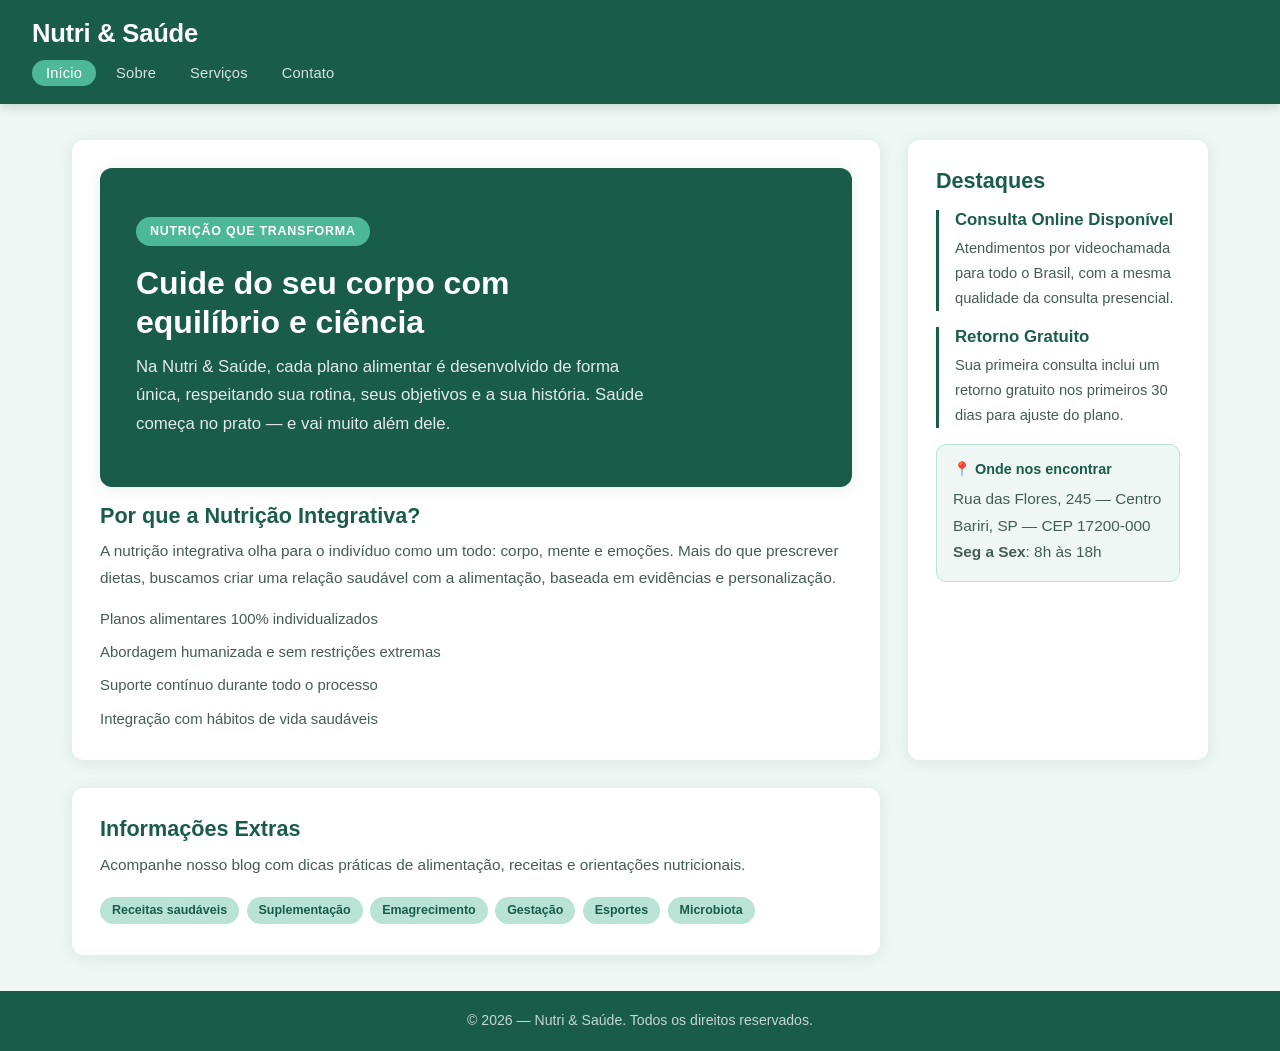
<file: index.html>
<!DOCTYPE html>
<html lang="pt-BR">

<head>
  <meta charset="UTF-8" />
  <meta name="viewport" content="width=device-width, initial-scale=1.0" />
  <title>Nutri & Saúde - Início</title>
  <link rel="stylesheet" href="styles.css" />
</head>

<body>
  <header>
    <h1>Nutri & Saúde</h1>
    <nav>
      <ul>
        <li><a href="index.html" class="ativo">Início</a></li>
        <li><a href="sobre.html">Sobre</a></li>
        <li><a href="servicos.html">Serviços</a></li>
        <li><a href="contato.html">Contato</a></li>
      </ul>
    </nav>
  </header>


  <main>
    <section class="secao-principal">
      <div class="hero">
        <span class="badge">Nutrição que transforma</span>
        <h2>Cuide do seu corpo com<br />equilíbrio e ciência</h2>
        <p>
          Na Nutri & Saúde, cada plano alimentar é desenvolvido de forma única,
          respeitando sua rotina, seus objetivos e a sua história.
          Saúde começa no prato — e vai muito além dele.
        </p>
      </div>

      <div class="mt-16">
        <h2>Por que a Nutrição Integrativa?</h2>
        <p class="mt-8">
          A nutrição integrativa olha para o indivíduo como um todo: corpo, mente e emoções.
          Mais do que prescrever dietas, buscamos criar uma relação saudável com a alimentação,
          baseada em evidências e personalização.
        </p>
        <ul class="lista-verde mt-16">
          <li>Planos alimentares 100% individualizados</li>
          <li>Abordagem humanizada e sem restrições extremas</li>
          <li>Suporte contínuo durante todo o processo</li>
          <li>Integração com hábitos de vida saudáveis</li>
        </ul>
      </div>
    </section>


    <aside class="secao-lateral">
      <h2>Destaques</h2>

      <article>
        <h3>Consulta Online Disponível</h3>
        <p>Atendimentos por videochamada para todo o Brasil, com a mesma qualidade da consulta presencial.</p>
      </article>

      <article>
        <h3>Retorno Gratuito</h3>
        <p>Sua primeira consulta inclui um retorno gratuito nos primeiros 30 dias para ajuste do plano.</p>
      </article>

      <div class="info-card mt-16">
        <h4>📍 Onde nos encontrar</h4>
        <p>Rua das Flores, 245 — Centro<br />
          Bariri, SP — CEP 17200-000<br />
          <strong>Seg a Sex</strong>: 8h às 18h
        </p>
      </div>
    </aside>


    <section class="secao-extra">
      <h2>Informações Extras</h2>
      <p>Acompanhe nosso blog com dicas práticas de alimentação, receitas e orientações nutricionais.</p>
      <div class="mt-16">
        <span class="tag">Receitas saudáveis</span>
        <span class="tag">Suplementação</span>
        <span class="tag">Emagrecimento</span>
        <span class="tag">Gestação</span>
        <span class="tag">Esportes</span>
        <span class="tag">Microbiota</span>
      </div>
    </section>

  </main>


  <footer>
    <p>© 2026 — Nutri & Saúde. Todos os direitos reservados.</p>
  </footer>

</body>

</html>
</file>
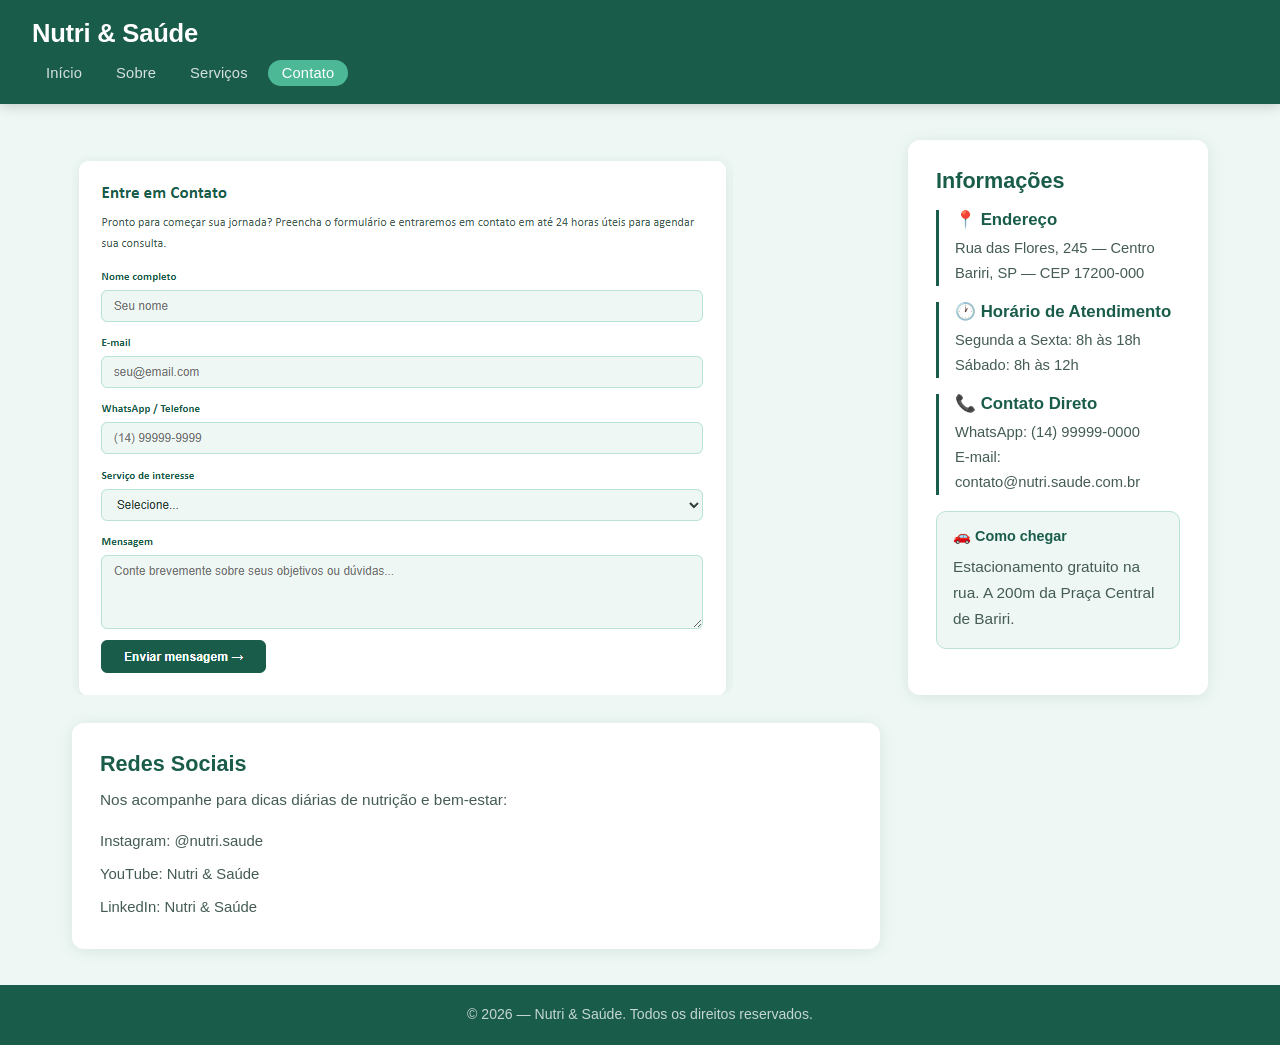
<file: contato.html>
<!DOCTYPE html>
<html lang="pt-BR">

<head>
  <meta charset="UTF-8" />
  <meta name="viewport" content="width=device-width, initial-scale=1.0" />
  <title>Nutri & Saúde - Contato</title>
  <link rel="stylesheet" href="styles.css" />
</head>

<body>

  <header>
    <h1>Nutri & Saúde</h1>
    <nav>
      <ul>
        <li><a href="index.html">Início</a></li>
        <li><a href="sobre.html">Sobre</a></li>
        <li><a href="servicos.html">Serviços</a></li>
        <li><a href="contato.html" class="ativo">Contato</a></li>
      </ul>
    </nav>
  </header>

  <main>
    <img src="img/image.png" alt="Formulário de contato"
      style="max-width: 100%; border-radius: 12px; margin-top: 16px;">

    <aside class="secao-lateral">
      <h2>Informações</h2>

      <article>
        <h3>📍 Endereço</h3>
        <p>Rua das Flores, 245 — Centro<br />Bariri, SP — CEP 17200-000</p>
      </article>

      <article>
        <h3>🕐 Horário de Atendimento</h3>
        <p>
          Segunda a Sexta: 8h às 18h<br />
          Sábado: 8h às 12h
        </p>
      </article>

      <article>
        <h3>📞 Contato Direto</h3>
        <p>
          WhatsApp: (14) 99999-0000<br />
          E-mail: contato@nutri.saude.com.br
        </p>
      </article>

      <div class="info-card mt-16">
        <h4>🚗 Como chegar</h4>
        <p>Estacionamento gratuito na rua. A 200m da Praça Central de Bariri.</p>
      </div>
    </aside>


    <section class="secao-extra">
      <h2>Redes Sociais</h2>
      <p>Nos acompanhe para dicas diárias de nutrição e bem-estar:</p>
      <ul class="lista-verde mt-16">
        <li>Instagram: @nutri.saude</li>
        <li>YouTube: Nutri & Saúde</li>
        <li>LinkedIn: Nutri & Saúde</li>
      </ul>
    </section>

  </main>

  <footer>
    <p>© 2026 — Nutri & Saúde. Todos os direitos reservados.</p>
  </footer>
</body>

</html>
</file>
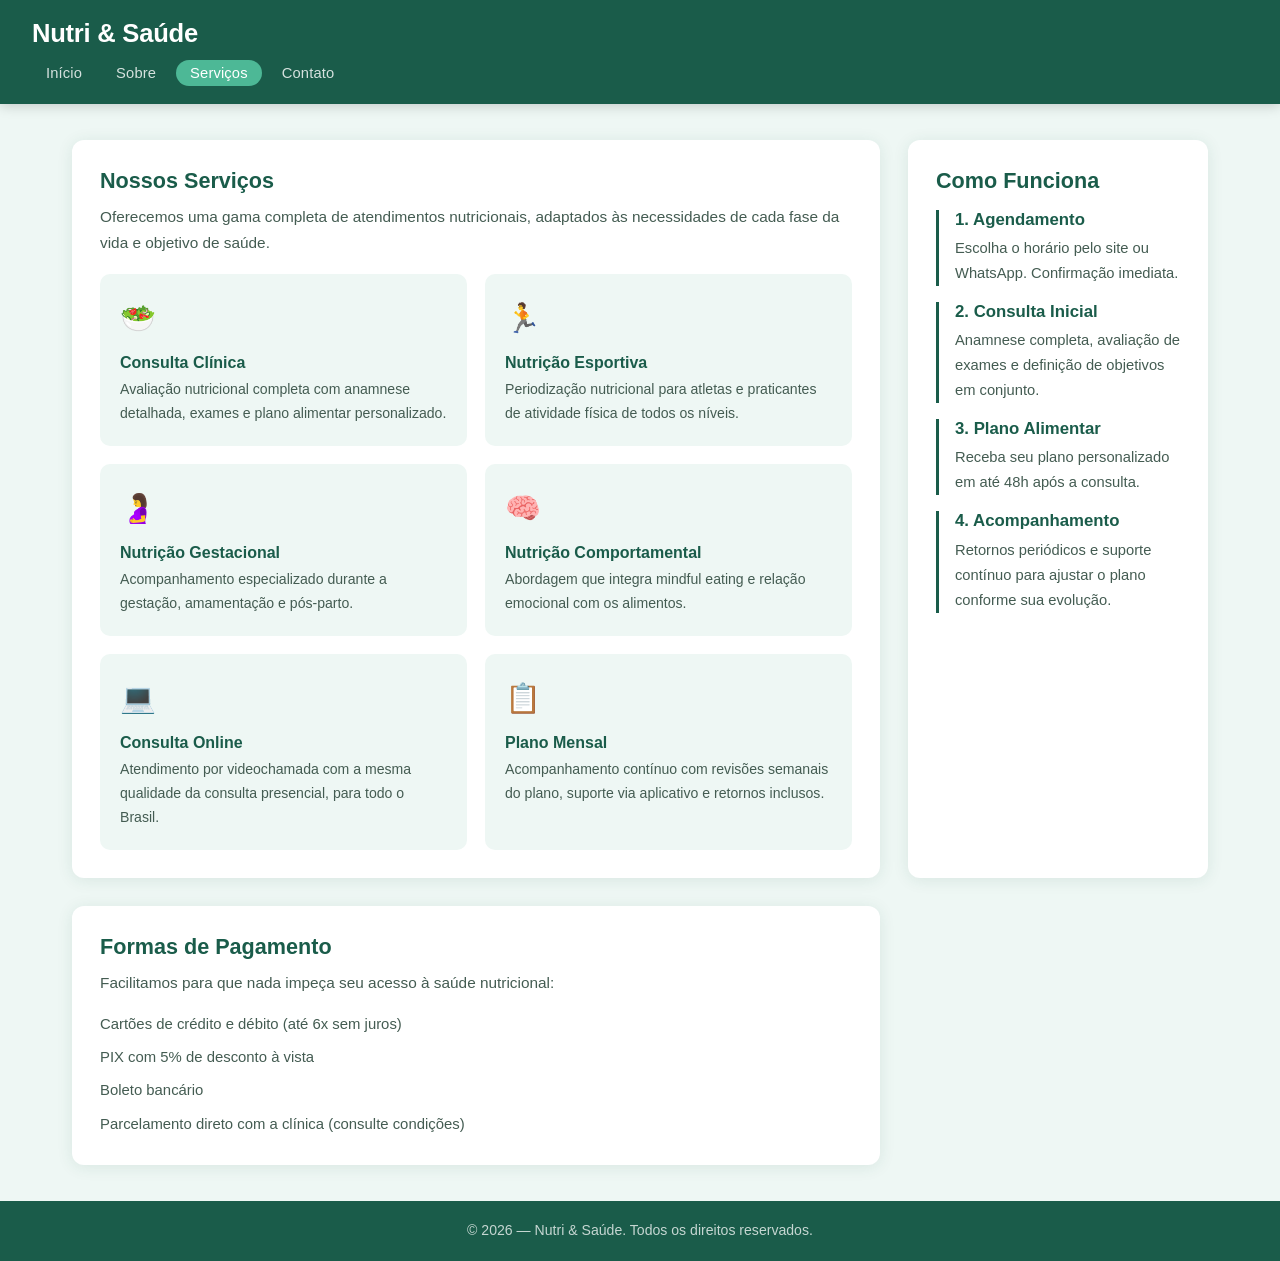
<file: servicos.html>
<!DOCTYPE html>
<html lang="pt-BR">

<head>
  <meta charset="UTF-8" />
  <meta name="viewport" content="width=device-width, initial-scale=1.0" />
  <title>Nutri & Saúde - Serviços</title>
  <link rel="stylesheet" href="styles.css" />
</head>

<body>

  <header>
    <h1>Nutri & Saúde</h1>
    <nav>
      <ul>
        <li><a href="index.html">Início</a></li>
        <li><a href="sobre.html">Sobre</a></li>
        <li><a href="servicos.html" class="ativo">Serviços</a></li>
        <li><a href="contato.html">Contato</a></li>
      </ul>
    </nav>
  </header>

  <main>
    <section class="secao-principal">
      <h2>Nossos Serviços</h2>
      <p class="mt-8">
        Oferecemos uma gama completa de atendimentos nutricionais, adaptados às necessidades
        de cada fase da vida e objetivo de saúde.
      </p>

      <div class="servicos-grid">
        <div class="card-servico">
          <div class="icone">🥗</div>
          <h3>Consulta Clínica</h3>
          <p>Avaliação nutricional completa com anamnese detalhada, exames e plano alimentar personalizado.</p>
        </div>

        <div class="card-servico">
          <div class="icone">🏃</div>
          <h3>Nutrição Esportiva</h3>
          <p>Periodização nutricional para atletas e praticantes de atividade física de todos os níveis.</p>
        </div>

        <div class="card-servico">
          <div class="icone">🤰</div>
          <h3>Nutrição Gestacional</h3>
          <p>Acompanhamento especializado durante a gestação, amamentação e pós-parto.</p>
        </div>

        <div class="card-servico">
          <div class="icone">🧠</div>
          <h3>Nutrição Comportamental</h3>
          <p>Abordagem que integra mindful eating e relação emocional com os alimentos.</p>
        </div>

        <div class="card-servico">
          <div class="icone">💻</div>
          <h3>Consulta Online</h3>
          <p>Atendimento por videochamada com a mesma qualidade da consulta presencial, para todo o Brasil.</p>
        </div>

        <div class="card-servico">
          <div class="icone">📋</div>
          <h3>Plano Mensal</h3>
          <p>Acompanhamento contínuo com revisões semanais do plano, suporte via aplicativo e retornos inclusos.</p>
        </div>

      </div>
    </section>


    <aside class="secao-lateral">
      <h2>Como Funciona</h2>

      <article>
        <h3>1. Agendamento</h3>
        <p>Escolha o horário pelo site ou WhatsApp. Confirmação imediata.</p>
      </article>

      <article>
        <h3>2. Consulta Inicial</h3>
        <p>Anamnese completa, avaliação de exames e definição de objetivos em conjunto.</p>
      </article>

      <article>
        <h3>3. Plano Alimentar</h3>
        <p>Receba seu plano personalizado em até 48h após a consulta.</p>
      </article>

      <article>
        <h3>4. Acompanhamento</h3>
        <p>Retornos periódicos e suporte contínuo para ajustar o plano conforme sua evolução.</p>
      </article>
    </aside>


    <section class="secao-extra">
      <h2>Formas de Pagamento</h2>
      <p>Facilitamos para que nada impeça seu acesso à saúde nutricional:</p>
      <ul class="lista-verde mt-16">
        <li>Cartões de crédito e débito (até 6x sem juros)</li>
        <li>PIX com 5% de desconto à vista</li>
        <li>Boleto bancário</li>
        <li>Parcelamento direto com a clínica (consulte condições)</li>
      </ul>
    </section>
  </main>

  <footer>
    <p>© 2026 — Nutri & Saúde. Todos os direitos reservados.</p>
  </footer>

</body>

</html>
</file>
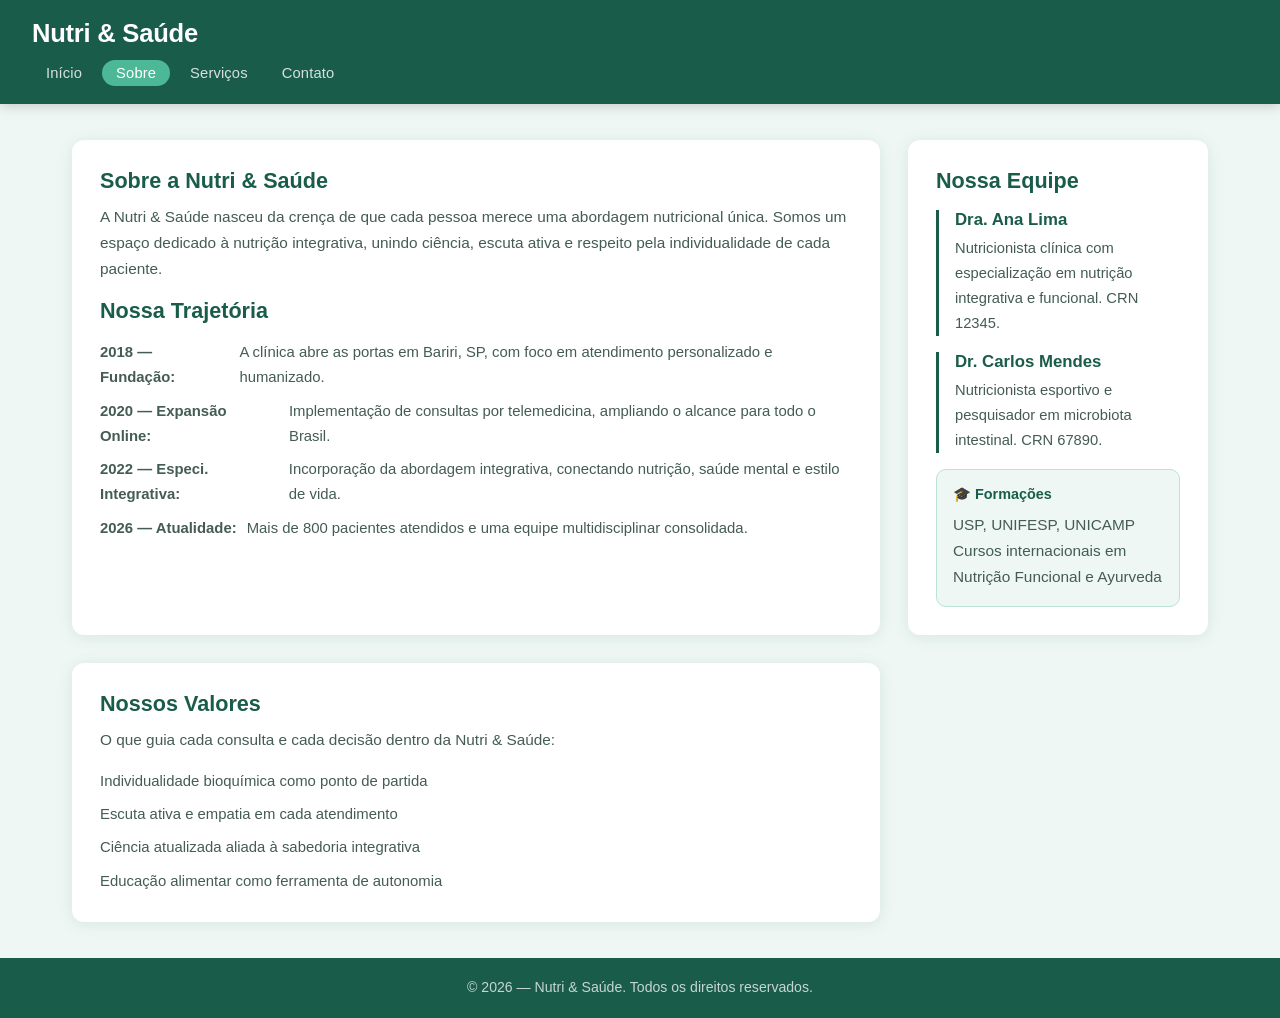
<file: sobre.html>
<!DOCTYPE html>
<html lang="pt-BR">

<head>
  <meta charset="UTF-8" />
  <meta name="viewport" content="width=device-width, initial-scale=1.0" />
  <title>Nutri & Saúde - Sobre</title>
  <link rel="stylesheet" href="styles.css" />
</head>

<body>
  <header>
    <h1>Nutri & Saúde</h1>
    <nav>
      <ul>
        <li><a href="index.html">Início</a></li>
        <li><a href="sobre.html" class="ativo">Sobre</a></li>
        <li><a href="servicos.html">Serviços</a></li>
        <li><a href="contato.html">Contato</a></li>
      </ul>
    </nav>
  </header>

  <main>
    <section class="secao-principal">
      <h2>Sobre a Nutri & Saúde</h2>
      <p class="mt-8">
        A Nutri & Saúde nasceu da crença de que cada pessoa merece uma abordagem nutricional
        única. Somos um espaço dedicado à nutrição integrativa, unindo ciência,
        escuta ativa e respeito pela individualidade de cada paciente.
      </p>

      <div class="mt-16">
        <h2>Nossa Trajetória</h2>
        <ul class="lista-verde mt-16">
          <li>
            <strong>2018 — Fundação:</strong> A clínica abre as portas em Bariri, SP, com foco em atendimento
            personalizado e humanizado.
          </li>

          <li><strong>2020 — Expansão Online:</strong> Implementação de consultas por telemedicina, ampliando o alcance
            para todo o Brasil.</li>

          <li><strong>2022 — Especi. Integrativa:</strong> Incorporação da abordagem integrativa, conectando
            nutrição, saúde mental e estilo de vida.</li>

          <li><strong>2026 — Atualidade:</strong> Mais de 800 pacientes atendidos e uma equipe multidisciplinar
            consolidada.</li>
        </ul>
      </div>
    </section>


    <aside class="secao-lateral">
      <h2>Nossa Equipe</h2>

      <article>
        <h3>Dra. Ana Lima</h3>
        <p>Nutricionista clínica com especialização em nutrição integrativa e funcional. CRN 12345.</p>
      </article>

      <article>
        <h3>Dr. Carlos Mendes</h3>
        <p>Nutricionista esportivo e pesquisador em microbiota intestinal. CRN 67890.</p>
      </article>

      <div class="info-card mt-16">
        <h4>🎓 Formações</h4>
        <p>
          USP, UNIFESP, UNICAMP<br />
          Cursos internacionais em<br />Nutrição Funcional e Ayurveda
        </p>
      </div>
    </aside>


    <section class="secao-extra">
      <h2>Nossos Valores</h2>
      <p>O que guia cada consulta e cada decisão dentro da Nutri & Saúde:</p>
      <ul class="lista-verde mt-16">
        <li>Individualidade bioquímica como ponto de partida</li>
        <li>Escuta ativa e empatia em cada atendimento</li>
        <li>Ciência atualizada aliada à sabedoria integrativa</li>
        <li>Educação alimentar como ferramenta de autonomia</li>
      </ul>
    </section>

  </main>

  <footer>
    <p>© 2026 — Nutri & Saúde. Todos os direitos reservados.</p>
  </footer>

</body>

</html>
</file>
<file: styles.css>
* {
  font-family: 'Gill Sans', 'Gill Sans MT', Calibri, 'Trebuchet MS', sans-serif;
  box-sizing: border-box;
  margin: 0;
  padding: 0;
}

html {
  scroll-behavior: smooth;
}

body {
  background-color: #eef7f4;
  color: #445c52;
  font-size: 16px;
  line-height: 1.7;
  min-height: 100vh;
  display: flex;
  flex-direction: column;
}

h1,
h2,
h3,
h4 {
  color: #1a5c4a;
  line-height: 1.2;
}

a {
  text-decoration: none;
  color: inherit;
}

img {
  max-width: 100%;
  display: block;
}


header {
  background-color: #1a5c4a;
  padding: 18px 32px;
  position: sticky;
  top: 0;
  z-index: 100;
  box-shadow: 0 2px 12px rgba(0, 0, 0, 0.18);
}

header h1 {
  color: #ffffff;
  font-size: 1.6rem;
  font-weight: 700;
  letter-spacing: -0.01em;
  margin-bottom: 2px;
}


nav {
  margin-top: 10px;
}

nav ul {
  list-style: none;
  display: flex;
  gap: 6px;
  flex-wrap: wrap;
}

nav ul li a {
  color: rgba(255, 255, 255, 0.82);
  font-size: 0.92rem;
  font-weight: 500;
  padding: 5px 14px;
  border-radius: 20px;
  transition: background 0.2s, color 0.2s;
  letter-spacing: 0.01em;
}

nav ul li a:hover,
nav ul li a.ativo {
  background-color: #4db896;
  color: #ffffff;
}


main {
  flex: 1;
  display: grid;
  grid-template-columns: 1fr 300px;
  grid-template-rows: auto auto;
  gap: 28px;
  padding: 36px 32px;
  max-width: 1200px;
  width: 100%;
  margin: 0 auto;
}


.secao-principal {
  grid-column: 1 / 2;
  grid-row: 1 / 2;
}


.secao-lateral {
  grid-column: 2 / 3;
  grid-row: 1 / 2;
}


.secao-extra {
  grid-column: 1 / 2;
  grid-row: 2 / 3;
}


section,
aside {
  background: #ffffff;
  border-radius: 12px;
  padding: 28px;
  box-shadow: 0 2px 16px rgba(30, 90, 70, 0.10);
  transition: box-shadow 0.25s;
}

section:hover,
aside:hover {
  box-shadow: 0 6px 24px rgba(30, 90, 70, 0.18);
}

section h2,
aside h2 {
  font-size: 1.35rem;
  margin-bottom: 10px;
  color: #1a5c4a;
}

section p,
aside p {
  color: #445c52;
  font-size: 0.96rem;
}


article {
  border-left: 3px solid #1a5c4a;
  padding-left: 16px;
  margin-top: 16px;
}

article h3 {
  font-size: 1.05rem;
  margin-bottom: 6px;
  color: #1a5c4a;
}

article p {
  font-size: 0.92rem;
  color: #445c52;
}


.hero {
  background-color: #1a5c4a;
  color: #ffffff;
  border-radius: 12px;
  padding: 48px 36px;
  margin-bottom: 0;
  box-shadow: 0 2px 16px rgba(30, 90, 70, 0.10);
}

.hero h2 {
  color: #ffffff;
  font-size: 2rem;
  margin-bottom: 12px;
}

.hero p {
  color: rgba(255, 255, 255, 0.88);
  font-size: 1.05rem;
  max-width: 520px;
}

.hero .badge {
  display: inline-block;
  background: #4db896;
  color: #ffffff;
  font-size: 0.78rem;
  font-weight: 600;
  padding: 4px 14px;
  border-radius: 20px;
  margin-bottom: 18px;
  letter-spacing: 0.06em;
  text-transform: uppercase;
}


.servicos-grid {
  display: grid;
  grid-template-columns: 1fr 1fr;
  gap: 18px;
  margin-top: 18px;
}

.card-servico {
  background: #eef7f4;
  border-radius: 10px;
  padding: 20px;
}

.card-servico .icone {
  font-size: 1.8rem;
  margin-bottom: 10px;
}

.card-servico h3 {
  font-size: 1rem;
  color: #1a5c4a;
  margin-bottom: 6px;
}

.card-servico p {
  font-size: 0.88rem;
  color: #445c52;
}


.form-contato {
  display: flex;
  flex-direction: column;
  gap: 14px;
  margin-top: 16px;
}

.form-grupo {
  display: flex;
  flex-direction: column;
  gap: 5px;
}

.form-grupo label {
  font-size: 0.88rem;
  font-weight: 600;
  color: #1a5c4a;
}

.form-grupo input,
.form-grupo textarea,
.form-grupo select {
  border: 1.5px solid #b8e3d5;
  border-radius: 8px;
  padding: 10px 14px;
  font-family: 'DM Sans', sans-serif;
  font-size: 0.93rem;
  color: #2c3e35;
  background: #eef7f4;
  transition: border-color 0.2s;
  outline: none;
  resize: vertical;
}

.form-grupo input:focus,
.form-grupo textarea:focus,
.form-grupo select:focus {
  border-color: #4db896;
  background: #ffffff;
}

.btn-enviar {
  background: #1a5c4a;
  color: #ffffff;
  border: none;
  padding: 12px 28px;
  border-radius: 8px;
  font-family: 'DM Sans', sans-serif;
  font-size: 0.95rem;
  font-weight: 600;
  cursor: pointer;
  align-self: flex-start;
  transition: background 0.2s, transform 0.15s;
}

.btn-enviar:hover {
  background: #2e8b6e;
  transform: translateY(-1px);
}


.lista-verde {
  margin-top: 12px;
  display: flex;
  flex-direction: column;
  gap: 8px;
}

.lista-verde li {
  display: flex;
  align-items: flex-start;
  gap: 10px;
  font-size: 0.93rem;
  color: #445c52;
}

.tag {
  display: inline-block;
  background: #b8e3d5;
  color: #1a5c4a;
  font-size: 0.78rem;
  font-weight: 600;
  padding: 3px 12px;
  border-radius: 20px;
  margin: 3px 3px 3px 0;
}


.info-card {
  background: #eef7f4;
  border: 1.5px solid #b8e3d5;
  border-radius: 10px;
  padding: 16px;
  margin-top: 16px;
  font-size: 0.88rem;
}

.info-card h4 {
  font-size: 0.9rem;
  color: #1a5c4a;
  margin-bottom: 8px;
}


footer {
  background-color: #1a5c4a;
  color: rgba(255, 255, 255, 0.75);
  text-align: center;
  padding: 18px 32px;
  font-size: 0.88rem;
  margin-top: auto;
}

footer a {
  color: #7ecab0;
  transition: color 0.2s;
}

footer a:hover {
  color: #ffffff;
}


.mt-8 {
  margin-top: 8px;
}

.mt-16 {
  margin-top: 16px;
}

.destaque {
  color: #4db896;
  font-style: italic;
}
</file>
